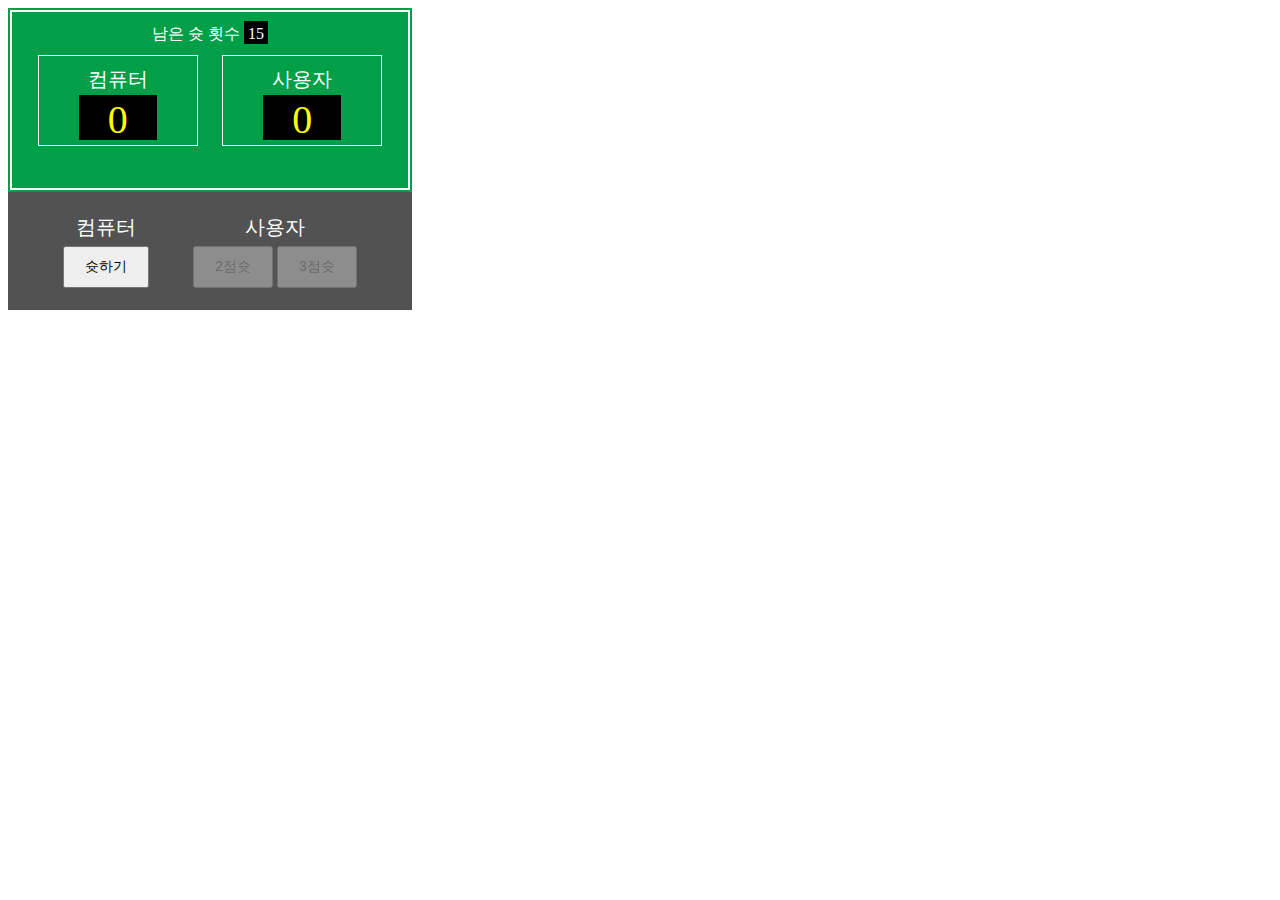
<file: basketball/index.html>
<!DOCTYPE html>
<html lang="ko">
<head>
    <meta charset="UTF-8">
    <meta name="viewport" content="width=device-width, initial-scale=1.0">
    <meta http-equiv="X-UA-Compatible" content="ie=edge">
    <title>농구게임 만들기</title>
</head>

<link rel='stylesheet' href='css/styles.css'>
<!-- jQuery CDN -->
<script
  src="https://code.jquery.com/jquery-3.4.1.js" 
  integrity="sha256-WpOohJOqMqqyKL9FccASB9O0KwACQJpFTUBLTYOVvVU="
  crossorigin="anonymous"></script>
<script src="js/jquery.animateNumber.min.js"></script>
<script src='js/scripts.js'></script>

<body>

    <div class='div-scoreboard'>

        <div class='div-scoreboard inner'>
            <div class='div-shots-left'>
                <span>남은 슛 횟수</span>
                <span id='shots-left'>15</span>
            </div>
            <div class='div-score'>
                <div class="div-score-name">컴퓨터</div>
                <div id='computer-score' class='div-score-number'>0</div>
            </div>
            <div class='div-score'>
                <div class='div-score-name'>사용자</div>
                <div id='user-score' class='div-score-number'>0</div>
            </div>
            <div id='text'></div>
        </div>
        
    </div>
    
    <div class="div-control-panel">
        <div id="div-computer" class="div-panel">
            <div class="div-control-name">컴퓨터</div>
            <button class='btn-computer' onclick='onComputerShoot()'>슛하기</button>
        </div>
        
        <div id="div-user" class="div-panel">
            <div class="div-control-name">사용자</div>
            <button class='btn-user' onclick='onUserShoot(2)' disabled>2점슛</button>
            <button class='btn-user' onclick='onUserShoot(3)' disabled>3점슛</button>
        </div>
    </div>

</body>
</html>
</file>
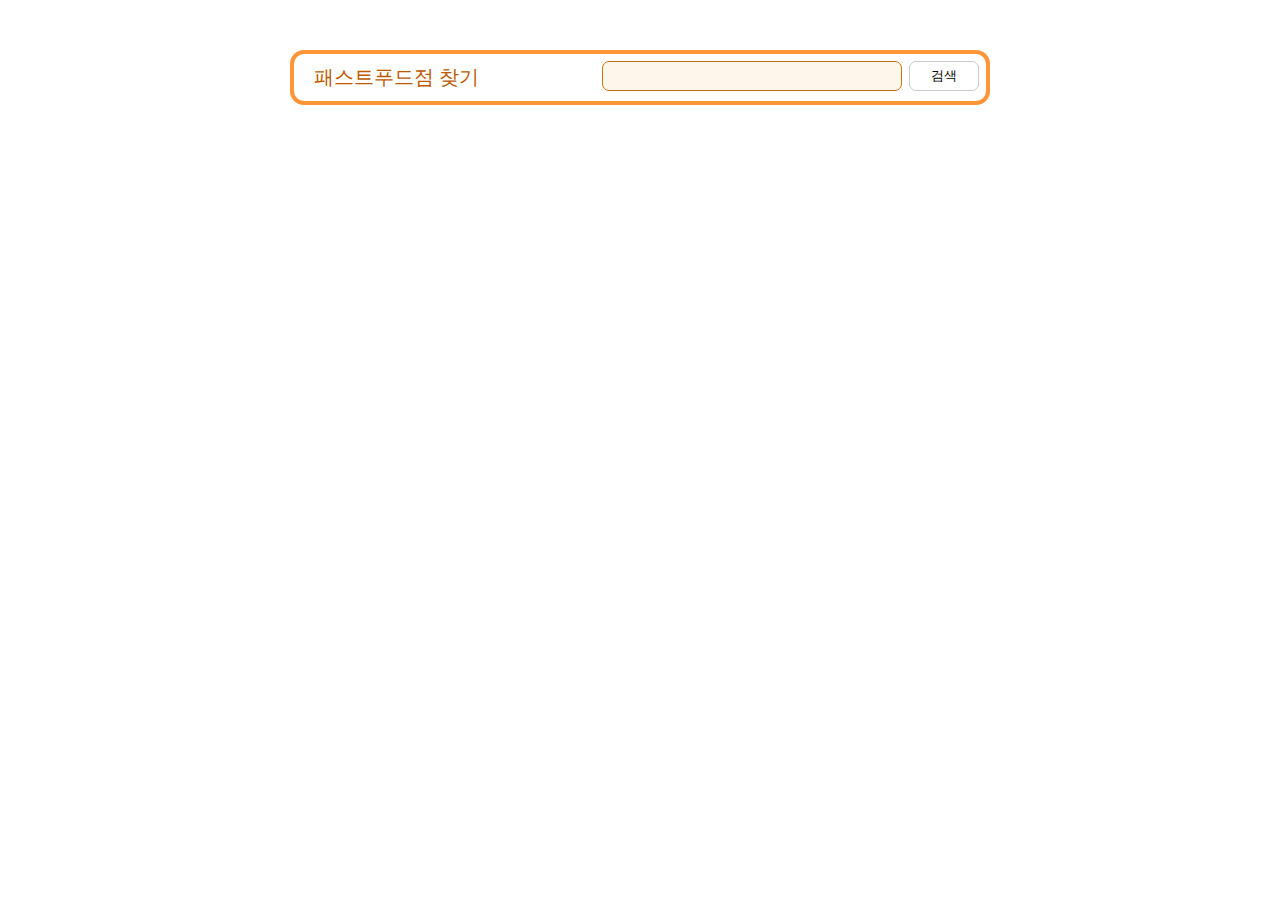
<file: fastfood/index.html>
<!DOCTYPE html>
<html lang="ko">
<head>
    <meta charset="UTF-8">
    <meta name="viewport" content="width=device-width, initial-scale=1.0">
    <meta http-equiv="X-UA-Compatible" content="ie=edge">

    <script src="https://code.jquery.com/jquery-3.4.1.js"
        integrity="sha256-WpOohJOqMqqyKL9FccASB9O0KwACQJpFTUBLTYOVvVU="
        crossorigin="anonymous"></script>
    <script src='js/scripts.js'></script>
    <link rel='stylesheet' href='css/styles.css'>
    <title>패스트푸드점 찾기</title>
</head>
<body>
    <div class="container">
        <div class="header">
            <div class="title">패스트푸드점 찾기</div>
            <div class="search">
                <input type="text" id="txt-search">
                <button class="btn-search">검색</button>
            </div>
        </div>
        <div class="body">
            <div class="total"></div>
            <div class="list">
                
            </div>
        </div>

        <div class="paging"></div>

        <div id='item-template' class='item'>
            <div class="item-no">1</div>
            <div class="item-detail">
                <div class="item-name">이름</div>
                <div class="item-addr">주소</div>
            </div>
        </div>

    </div>

    
</body>
</html>
</file>
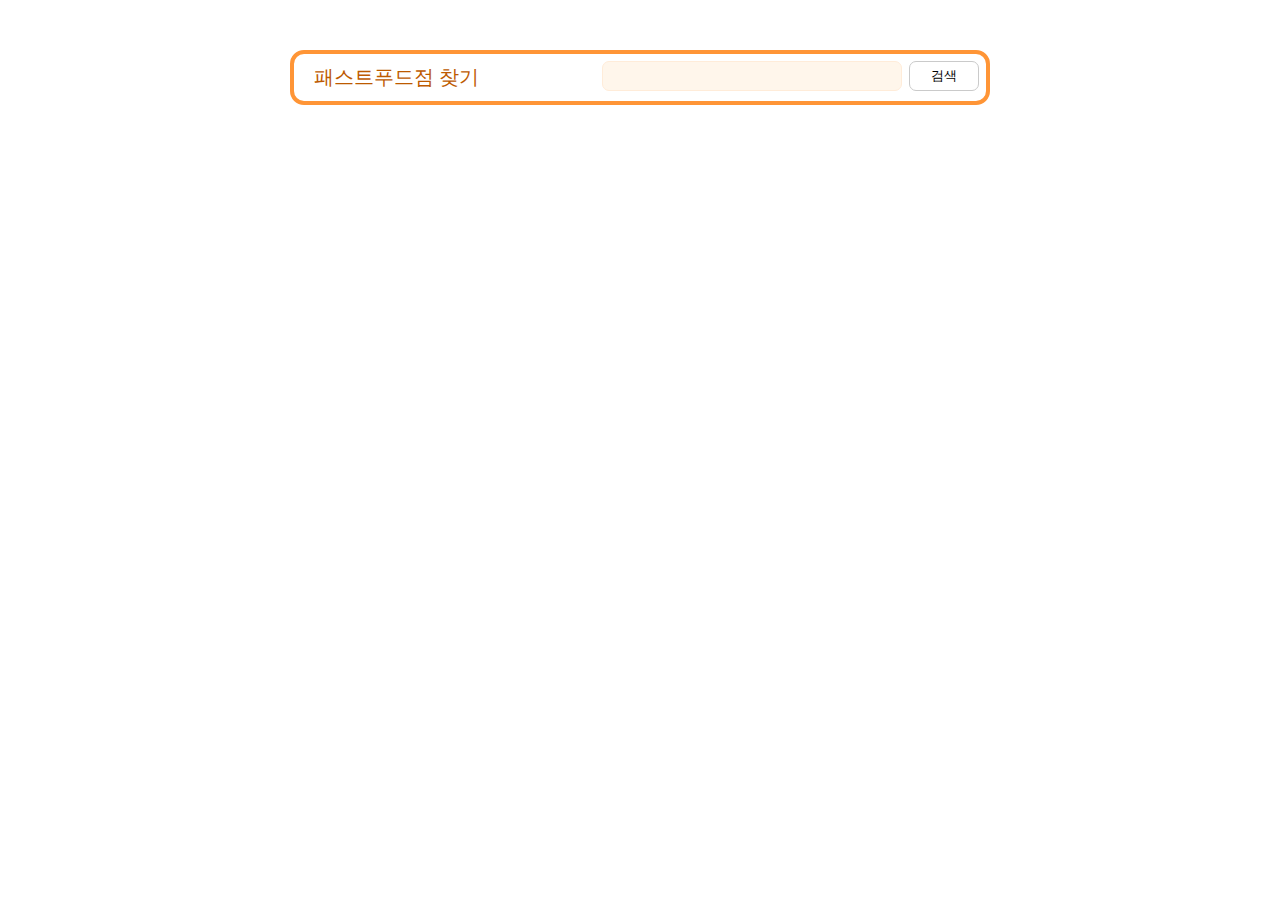
<file: front-end_project_guide_source/fastfood/index.html>
<!DOCTYPE html>
<html lang="ko">
<head>
    <meta charset="UTF-8">
    <title>패스트푸드점 찾기</title>

    <link href="css/styles.css" rel="stylesheet"/>

    <script
            src="https://code.jquery.com/jquery-3.3.1.js"
            integrity="sha256-2Kok7MbOyxpgUVvAk/HJ2jigOSYS2auK4Pfzbm7uH60="
            crossorigin="anonymous"></script>

    <script src="js/scripts.js"></script>
</head>
<body>

<div class="container">
    <div class="header">
        <div class="title">패스트푸드점 찾기</div>
        <div class="search">
            <input id="txt-search" type="text" />
            <button class="btn-search">검색</button>
        </div>
    </div>
    <div class="body">
        <div class="total"></div>
        <div class="list"></div>
    </div>
    <div class="paging"></div>
</div>

<div id="item-template" class="item">
    <div class="item-no"></div>
    <div class="item-detail">
        <div class="item-name"></div>
        <div class="item-addr"></div>
    </div>
</div>

</body>
</html>
</file>
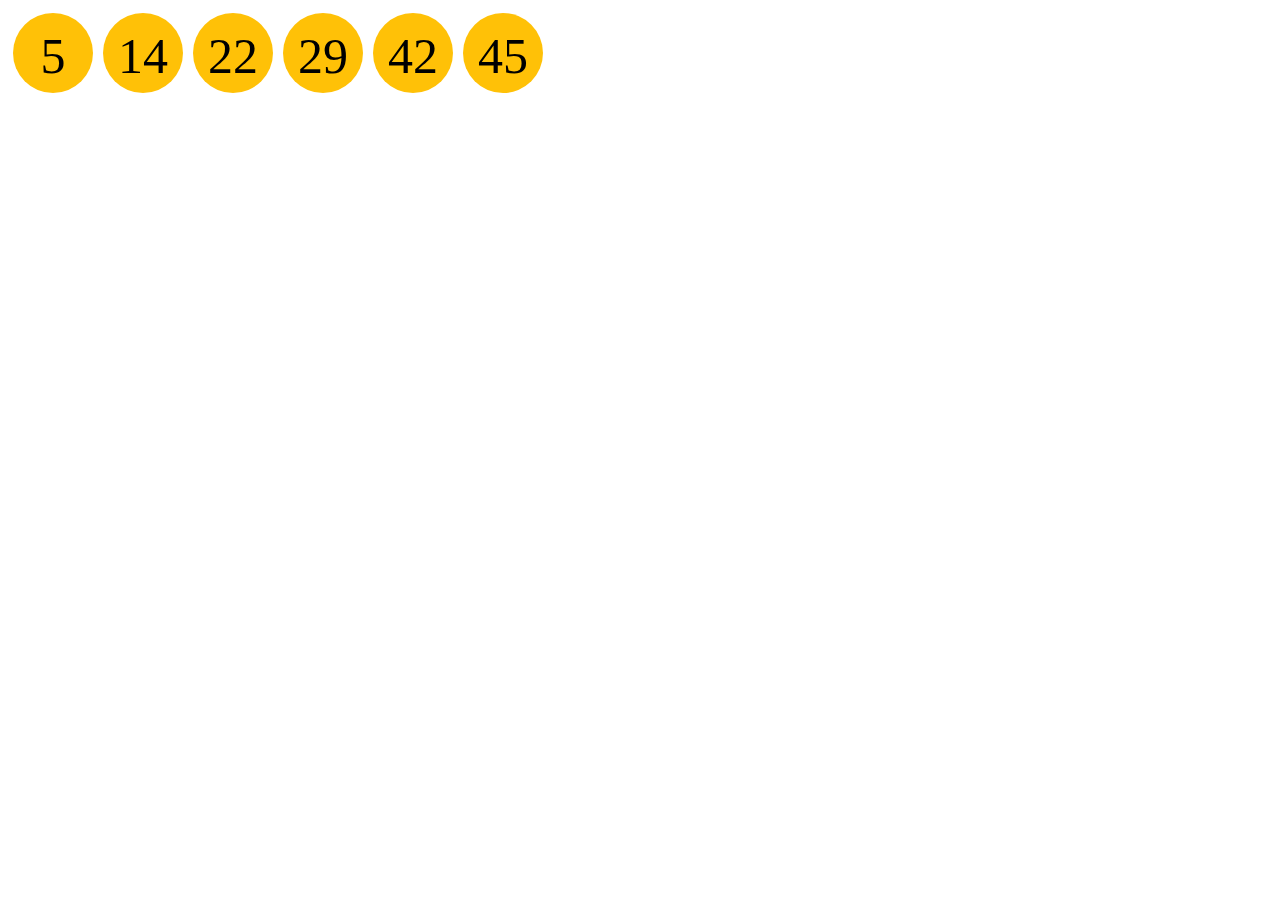
<file: front-end_project_guide_source/lotto/index.html>
<!DOCTYPE html>
<html lang="ko">
<head>
    <meta charset="UTF-8">
    <title>로또 번호 생성기 만들기</title>

    <link rel="stylesheet" href="css/styles.css" />

    <script src="js/scripts.js"></script>
</head>
<body>

</body>
</html>
</file>
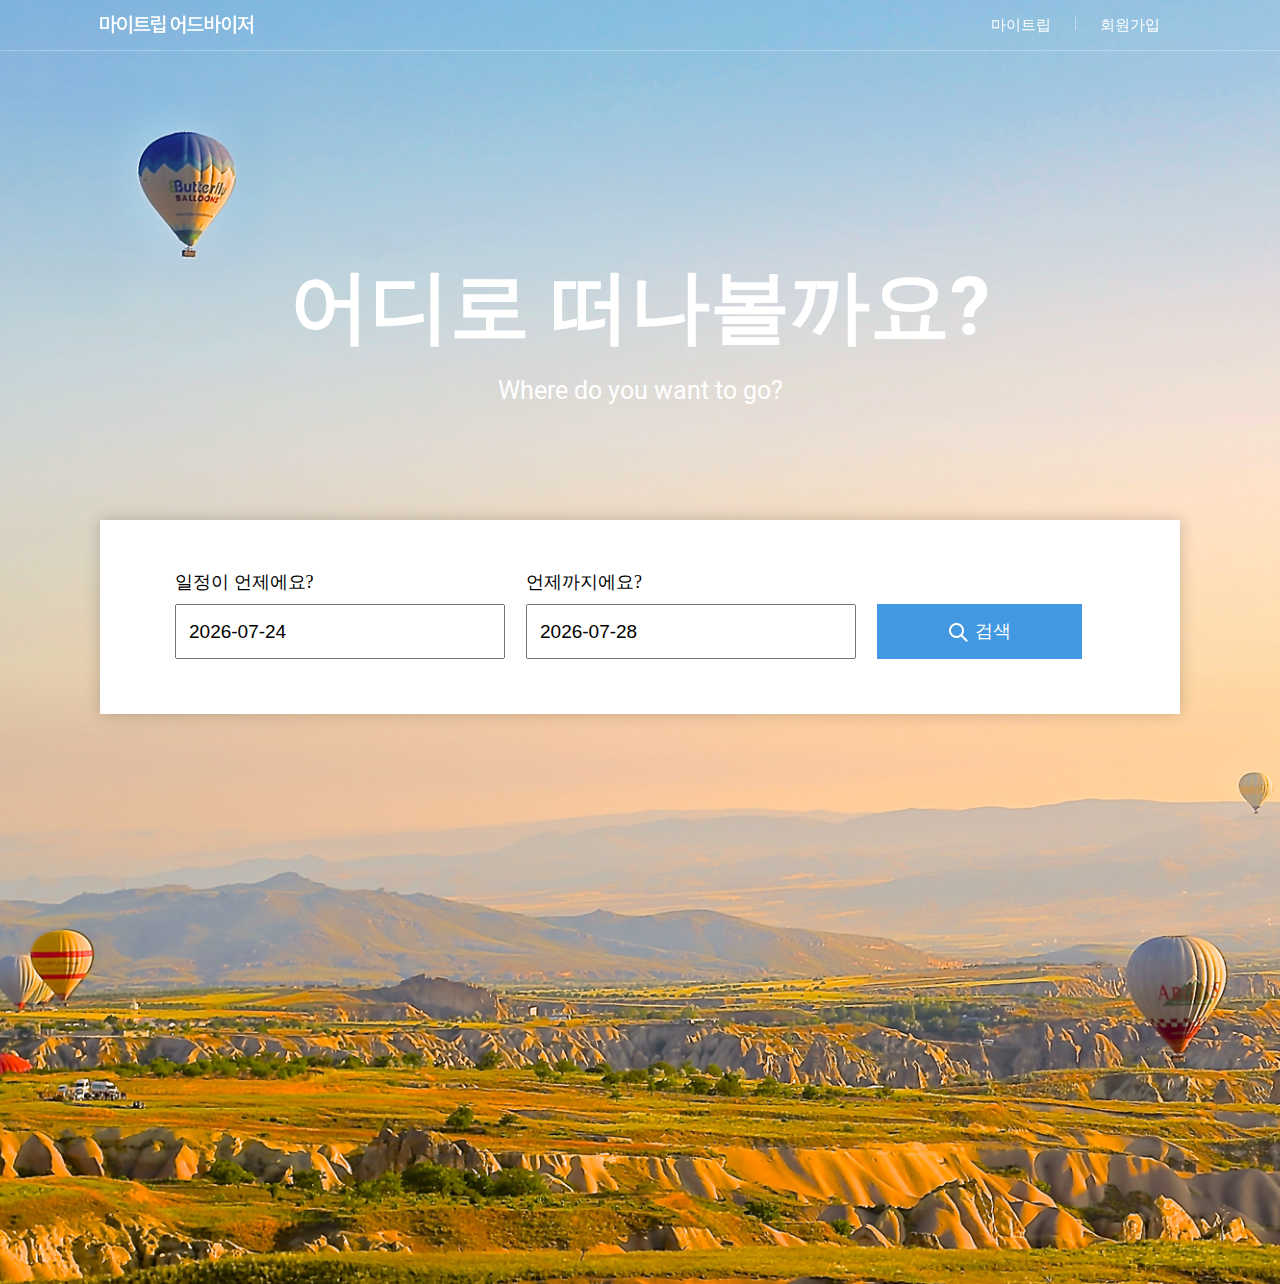
<file: front-end_project_guide_source/my-trip-advisor/index.html>
<!DOCTYPE html>
<html lang="ko">
<head>
  <meta charset="UTF-8">
  <title>마이트립 어드바이저</title>

  <link rel="stylesheet" href="libs/jquery-ui/jquery-ui.min.css" />
  <link rel="stylesheet" href="styles/styles.css" />

  <script src="libs/jquery-3.3.1.min.js"></script>
  <script src="libs/jquery-ui/jquery-ui.min.js"></script>

  <script src="scripts/scripts.js"></script>
</head>
<body>
  <div id="container">
    <div id="header">
      <div>
        <a href="index.html"><span></span></a>
        <div class="menu-items right">
          <a href="mytrip.html">마이트립</a>
          <img src="images/line_maintop_gray.png" />
          <a href="register.html">회원가입</a>
        </div>
      </div>
    </div>
    <div id="body">
      <div id="title-text" class="lg-text">어디로 떠나볼까요?</div>
      <div id="title-sub-text" class="md-text">Where do you want to go?</div>
      <div id="search-panel">
        <form id="form-search">
          <div class="panel-block">
            <label for="from">일정이 언제에요?</label>
            <div>
              <input type="text" id="from" readonly />
            </div>
          </div>
          <div class="panel-block">
            <label for="to">언제까지에요?</label>
            <div>
              <input type="text" id="to" readonly />
            </div>
          </div>
          <div class="panel-block no-margin">
            <button type="submit" class="btn-search">
              <img src="images/icon_search_on.png" />
              검색
            </button>
          </div>
        </form>
      </div>
      <div id="list-bg">
        <div id="list-panel"></div>
      </div>
    </div>

    <div id="list-item-template" class="list-item">
      <img class="list-item-image" />
      <div class="list-item-desc">
        <div class="list-item-name"></div>
        <div class="list-item-city">
          <img src="images/icon_list_location.png" />
          <div class="list-item-city-name" />
        </div>
      </div>
    </div>
  </div>
</body>
</html>
</file>
<file: basketball/css/styles.css>
.div-scoreboard {
    width:400px;
    background-color: #009f48;
    text-align: center;
    padding: 2px;
    color: #fff;
}

.div-scoreboard.inner {
    margin: auto;
    border: 2px solid #fff;
    box-sizing: border-box;
}

.div-shots-left {
    margin-top: 10px;
}

#shots-left {
    background-color: #000;
    padding:4px 4px 2px;
}

.div-score {
    display: inline-block; /* 블럭요소를 한줄에 표시 */
    border: 1px solid #fff;
    padding: 10px 40px 5px;
    margin: 10px;
    width: 20%;
}

.div-score-name {
    font-size: 20px;
}

.div-score-number {
    font-size: 40px;
    color: #ffff00;
    background-color: #000;
    width: 100%;
    line-height: 40px;
    padding-top: 5px;
    margin-top: 2px;
}

#text {
    height: 30px;
}

button {
    padding: 10px 20px;
    font-size: 14px;
}

.div-panel {
    display: inline-block; /* 블럭요소를 한줄에 배치할 때 */
    margin: 10px;
    padding: 10px;
}

.div-control-panel {
    width: 400px;
    background-color: #525252;
    text-align: center;
    padding: 2px;
    color: #fff;
}

.div-control-name {
    font-size: 20px;
    margin-bottom: 5px;
}
</file>
<file: fastfood/css/styles.css>
.container {
    width: 700px;
    margin: 50px auto 80px;
}

.header {
    border: 4px solid #ff9536;
    border-radius: 14px;
}

.title {
    display: inline-block;
    margin: 10px 20px;
    font-size: 20px;
    color: #bd5a00;
}

.search {
    /* display: inline-block; */
    /* float 속성을 적용하면 자연히 inline-block 취급을 받는다. */
    float: right;
    margin: 7px;
}

#txt-search {
    width: 300px;
    height: 30px;
    border: 1px solid #c56f18; 
    /* input 스타일의 걷 태두리를 바꾸고 싶으면 border로 지정 가능. */
    border-radius : 7px;
    background-color: #fff6eb;
    box-sizing: border-box;
    vertical-align: middle;
    outline: none; /* input 창이 선택 됐을때 바깥쪽 선택라인 제거 */
    text-indent: 10px;
    font-size: 17px;
}

.btn-search {
    width: 70px;
    height: 30px;
    border: 1px solid #cacaca;
    border-radius: 7px;
    background-color: #fff;
    margin-left: 3px;
    vertical-align: middle;
    outline: none;
    cursor: pointer;
}

.total {
    margin: 20px 10px 7px;
    font-size: 13px;
    color: #c56f18;
}

#item-template {
    display: none;
}

.item {
    padding: 10px 20px;
    border: 1px solid #d2d2d2;
    border-radius: 14px;
    margin-bottom: 10px;
}

.item-no {
    display: inline-block;
    padding-left: 10px;
    padding-right: 10px;
    font-size: 30px;
    color: #a0a0a0;
    vertical-align: middle;
    min-width: 17px;
}

.item-detail {
    display: inline-block;
    margin-left: 10px;
    vertical-align: middle;
}

.item-name {
    font-size:20px;
}

.item-addr {
    font-size: 14px;
    color: #909090;
    margin-top: 2px;
}

.paging {
    text-align: center;
    margin-top: 23px;
}

.paging a {
    text-decoration: none;
    margin-right: 8px;
    color: #bd5a00
}

.paging a.current {
    font-weight: bold;
    color: #c913da;
    font-size: 20px;
}

.paging a.prev {
    margin-right: 15px;
}

.paging a.next {
    margin-left: 7px;
}
</file>
<file: front-end_project_guide_source/fastfood/css/styles.css>
.container {
    width: 700px;
    margin: 50px auto 80px;
}

.header {
    border: 4px solid #ff9536;
    border-radius: 14px;
}

.title {
    display: inline-block;
    margin: 10px 20px;
    font-size: 20px;
    color: #bd5a00;
}

.search {
    display: inline-block;
    float: right;
    margin: 7px;
}

#txt-search {
    width: 300px;
    height: 30px;
    border: 1px solid #ffecd9;
    border-radius: 7px;
    background-color: #fff6eb;
    box-sizing: border-box;
    vertical-align: middle;
    outline: none;
    text-indent: 10px;
    font-size: 17px;
}

.btn-search {
    width: 70px;
    height: 30px;
    border: 1px solid #cacaca;
    border-radius: 7px;
    background-color: #fff;
    margin-left: 3px;
    vertical-align: middle;
    outline: none;
    cursor: pointer;
}

.total {
    margin: 20px 10px 7px;
    font-size: 13px;
    color: #bd5a00;
}

#item-template {
    display: none;
}

.item {
    padding: 10px 20px;
    border: 1px solid #d2d2d2;
    border-radius: 14px;
    margin-bottom: 10px;
}

.item-no {
    display: inline-block;
    padding-left: 10px;
    padding-right: 10px;
    font-size: 30px;
    color: #a0a0a0;
    vertical-align: middle;
    min-width: 17px;
}

.item-detail {
    display: inline-block;
    margin-left: 10px;
    vertical-align: middle;
}

.item-name {
    font-size: 20px;
}

.item-addr {
    font-size: 14px;
    color: #909090;
    margin-top: 2px;
}

.paging {
    text-align: center;
    margin-top: 23px;
}

.paging a {
    text-decoration: none;
    margin-right: 8px;
    color: #bd5a00;
}

.paging a.current {
    font-weight: bold;
    color: #ffb500;
}

.paging a.prev {
    margin-right: 15px;
}

.paging a.next {
    margin-left: 7px;
}
</file>
<file: front-end_project_guide_source/lotto/css/styles.css>
.ball {
    display: inline-block;
    width: 80px;
    height: 80px;
    background-color: #FFC107;
    border-radius: 50%;
    line-height: 86px;
    font-size: 50px;
    margin: 5px;
    text-align: center;
}
</file>
<file: front-end_project_guide_source/my-trip-advisor/styles/styles.css>
/* 공통 */

@font-face {
    font-family: 'Heebo';
    src: url('../fonts/Heebo-Regular.ttf') format('truetype');
}

@font-face {
    font-family: 'Heebo';
    src: url('../fonts/Heebo-Bold.ttf') format('truetype');
    font-weight: bold;
}

html, body {
    margin: 0;
    padding: 0;
    width: 100%;
    height: 100%;
}

body {
    min-height: 100%;
}

button:hover {
    cursor: pointer;
}

.blue {
    color: #4299E1;
}

.black {
    color: #000;
}

.ui-datepicker {
    width: 321px;
}

.align-left {
    text-align: left;
}

.right {
    float: right;
}

.lg-text {
    font-family: 'Heebo', sans-serif;
    font-size: 80px;
    font-weight: bold;
    color: #fff;
}

.md-text {
    font-family: 'Heebo', sans-serif;
    font-size: 25px;
    font-weight: normal;
    color: #fff;
}

.ui-datepicker {
    width: 321px;
}

.no-margin {
    margin: 0;
}

.white-bg {
    background-color: #F5F7F8;
}

.black-bg {
    background-color: rgba(0, 0, 0, 0.6);
}

.gray-bg {
    background-color: #F6F7F7;
}

.form-box {
    position: absolute;
    margin: auto;
    top: 0;
    left: 0;
    right: 0;
    bottom: 0;
}

.sm-box {
    width: 490px;
    height: 420px;
    box-shadow: 0 0 15px 0 rgba(0, 0, 0, 0.2);
    background-color: #fff;
}

.md-box {
    width: 610px;
    height: 740px;
    background-color: #fff;
    box-shadow: 0 0 15px 0 rgba(0, 0, 0, 0.2);
    margin: 150px auto 150px;
}

.form-box .title {
    font-size: 28px;
    text-align: center;
}

.form-box .sub-title {
    display: block;
    margin-top: 8px;
    margin-bottom: 35px;
    font-size: 15px;
    color: #bbb;
    text-align: center;
}

.form-box input[type="text"],
.form-box input[type="email"],
.form-box input[type="password"] {
    display: inline-block;
    box-sizing: border-box;
    border: 1px solid #ccc;
    color: #505050;
    font-size: 17px;
    margin-bottom: 12px;
    padding: 22px;
}

.form-box button {
    display: inline-block;
    color: #fff;
    background-color: #4299E1;
    border: 0;
    font-size: 18px;
    margin-top: 10px;
}

.form-box.sm-box input[type="text"],
.form-box.sm-box input[type="email"],
.form-box.sm-box input[type="password"],
.form-box.sm-box button {
    width: 370px;
    height: 55px;
}

.form-box.md-box input[type="text"],
.form-box.md-box input[type="email"],
.form-box.md-box input[type="password"],
.form-box.md-box button {
    width: 470px;
    height: 55px;
}

#header {
    position: fixed;
    top: 0;
    left: 0;
    width: 100%;
    height: 50px;
    border-bottom: 1px solid rgba(255, 255, 255, 0.3);
    z-index: 100;
    transition: 0.2s;
}

#header.inverted {
    background-color: #fff;
    border: 0;
}

#header span {
    display: inline-block;
    width: 154px;
    height: 20px;
    background-image: url('../images/image_logo_white.png');
}

#header.inverted span {
    background-image: url('../images/image_logo_color.png');
}

#header > div {
    position: absolute;
    top: 0;
    left: 0;
    right: 0;
    margin-left: auto;
    margin-right: auto;
    width: 1080px;
    height: 100%;
}

#header > div > a {
    display: inline-block;
    margin-top: 15px;
}

#header .menu-items a {
    color: #fff;
    font-size: 15px;
    line-height: 50px;
    text-decoration: none;
    margin-left: 20px;
    margin-right: 20px;
}

#header.inverted .menu-items a {
    color: #000;
}

.container {
    width: 100%;
    height: 100%;
    margin: 0;
    padding: 0;
}

/* 메인 */

#body {
    width: 100%;
    height: 100%;
    min-height: 1000px;
    background-image: url('../images/bg_main.png');
    background-position: top center;
    background-repeat: no-repeat;
    background-size: cover;
    background-color: #fff;
    overflow: auto;
}

#title-text {
    padding-top: 250px;
    text-align: center;
}

#title-sub-text {
    margin: 5px auto;
    text-align: center;
}

#search-panel {
    margin: 110px auto 570px;
    left: 0;
    right: 0;
    width: 1080px;
    background-color: #fff;
    padding: 50px 75px 55px;
    -webkit-box-sizing: border-box;
    -moz-box-sizing: border-box;
    box-sizing: border-box;
    box-shadow: 0 0 15px 0 rgba(0, 0, 0, 0.2);
}

.panel-block {
    display: inline-block;
    margin-right: 17px;
}

.panel-block:last-of-type {
    vertical-align: bottom;
}

#search-panel label {
    display: block;
    color: #000;
    font-size: 18px;
    margin-bottom: 10px;
}

#search-panel input[type="text"] {
    width: 330px;
    height: 55px;
    -webkit-box-sizing: border-box;
    -moz-box-sizing: border-box;
    box-sizing: border-box;
    font-size: 19px;
    padding: 12px;
}

#search-panel .btn-search {
    width: 205px;
    height: 55px;
    background-color: #4299e1;
    border: 0;
    color: #fff;
    font-size: 18px;
}

#search-panel .btn-search img {
    vertical-align: middle;
}

#list-bg {
    display: none;
    background-color: #fff;
    width: 100%;
    height: 100%;
    top: 880px;
    position: absolute;
}

#list-panel {
    position: relative;
    top: 95px;
    left: 0;
    right: 0;
    margin-left: auto;
    margin-right: auto;
    width: 1080px;
    margin-bottom: 100px;
}

#list-item-template {
    display: none;
}

.list-item {
    position: relative;
    display: inline-block;
    width: 344px;
    margin-right: 24px;
    margin-bottom: 22px;
}

.list-item:hover {
    cursor: pointer;
}

.list-item:nth-of-type(3n) {
    margin-right: 0;
}

.list-item-image {
    display: block;
    width: 344px;
    height: 210px;
}

.list-item-desc {
    border: 1px solid #eee;
    border-top: 0;
}

.list-item-name {
    height: 24px;
    padding-left: 13px;
    padding-top: 13px;
    font-size: 17px;
    font-weight: bold;
}

.list-item-city {
    height: 20px;
    padding-bottom: 8px;
    padding-left: 13px;
    line-height: 16px;
}

.list-item-city img {
    display: inline-block;
    vertical-align: middle;
}

.list-item-city-name {
    display: inline-block;
    font-size: 14px;
    vertical-align: middle;
}

/* 상세보기 */

#body.detail {
    background: #f6f7f7;
}

.detail-container, .mytrip-container {
    width: 1080px;
    margin-top: 130px;
    margin-bottom: 70px;
    background-color: #fff;
    margin-left: auto;
    margin-right: auto;
    padding: 20px;
}

.detail-header {
    line-height: 20px;
    position: relative;
    padding-top: 7px;
    padding-bottom: 3px;
}

.detail-header img {
    vertical-align: middle;
}

.detail-header .detail-header-name {
    display: inline-block;
    font-size: 18px;
    font-weight: bold;
    vertical-align: middle;
    margin-left: 3px;
}

.detail-header .detail-header-city-name {
    display: inline-block;
    font-size: 15px;
    vertical-align: middle;
    color: #909090;
}

.detail-header button {
    padding: 7px 10px;
    background-color: #4299E0;
    color: #fff;
    font-size: 14px;
    border: 0;
    position: absolute;
    top: 0;
    right: 0;
}

#detail-images {
    max-width: 100%;
    height: 400px;
    background: #000;
    margin-top: 10px;
    margin-bottom: 30px;
}

.detail-desc {
    margin-bottom: 30px;
}

.detail-title {
    font-weight: bold;
    margin-bottom: 8px;
}

.detail-desc .detail-desc-text {
    font-size: 15px;
    color: #757575;
}

.detail-container #map {
    width: 100%;
    height: 300px;
}

/* 마이트립 */

.mytrip-container #map {
    display: inline-block;
    width: 580px;
    height: 500px;
    margin-right: 10px;
}

.mytrip-container #mytrip-list {
    display: inline-block;
    width: 480px;
    height: 500px;
    overflow: auto;
    list-style-type: none;
    margin: 0;
    padding: 0;
}

#mytrip-item-template {
    display: none;
}

.mytrip-container li {
    position: relative;
    margin: 0 3px 10px 3px;
    padding: 15px 20px;
    border: 1px solid #D7DBE2;
    width: 470px;
    height: 60px;
    box-sizing: border-box;
    box-shadow: 2px 2px 7px -3px rgba(0, 0, 0, 0.2);
    background-color: #fff;
}

.mytrip-container span {
    display: inline-block;
    vertical-align: middle;
    height: 30px;
    line-height: 30px;
}

.mytrip-container .item-handle {
    width: 22px;
    height: 18px;
    background-image: url('../images/btn_change.png');
}

.mytrip-container .item-icon {
    width: 13px;
    height: 16px;
    margin-left: 7px;
    background-image: url('../images/icon_list_location.png');
}

.mytrip-container .item-name {
    font-size: 15px;
    font-weight: bold;
    color: #444;
}

.mytrip-container .item-line {
    width: 2px;
    height: 16px;
    margin-left: 5px;
    margin-right: 5px;
    background-image: url('../images/line_location_gray.png');
}

.mytrip-container .item-city-name {
    font-size: 13px;
    color: #909090;
}

.mytrip-container .item-remove {
    position: absolute;
    width: 16px;
    height: 16px;
    right: 20px;
    top: 21px;
    background-image: url('../images/btn_close.png');
}

/* 회원가입 */

.form-box .inner { padding: 60px 70px; }
#form-register { font-size: 15px; }
#inp-password { margin-top: 26px; }
.div-gender { margin-top: 12px; }
.div-gender .txt-warning { margin-top: 2px; }
#inp-female { margin-left: 20px; }
.div-birth { margin-top: 17px; }
.div-birth .txt-warning { margin-top: 10px; }
#inp-accept { margin-top: 30px; }
#btn-submit { margin-top: 50px; }
.overflow { height: 200px; }
#btn-back { background-color: #A4AAB2; }
.ui-selectmenu-text { color: #505050; font-weight: 400; }
.ui-state-active, .ui-widget-content .ui-state-active { color: #000; }
#sel-birth-button { background: #fff; border: 1px solid #ccc; }
.div-accept .txt-warning { margin-top: 27px; }

.txt-warning {
    display: none;
    font-size: 13px;
    color: red;
    margin-top: -5px;
}

/* 로그인 */

#login {
    display: none;
    position: fixed;
    top: 0;
    left: 0;
    width: 100%;
    height: 100%;
}
</file>
